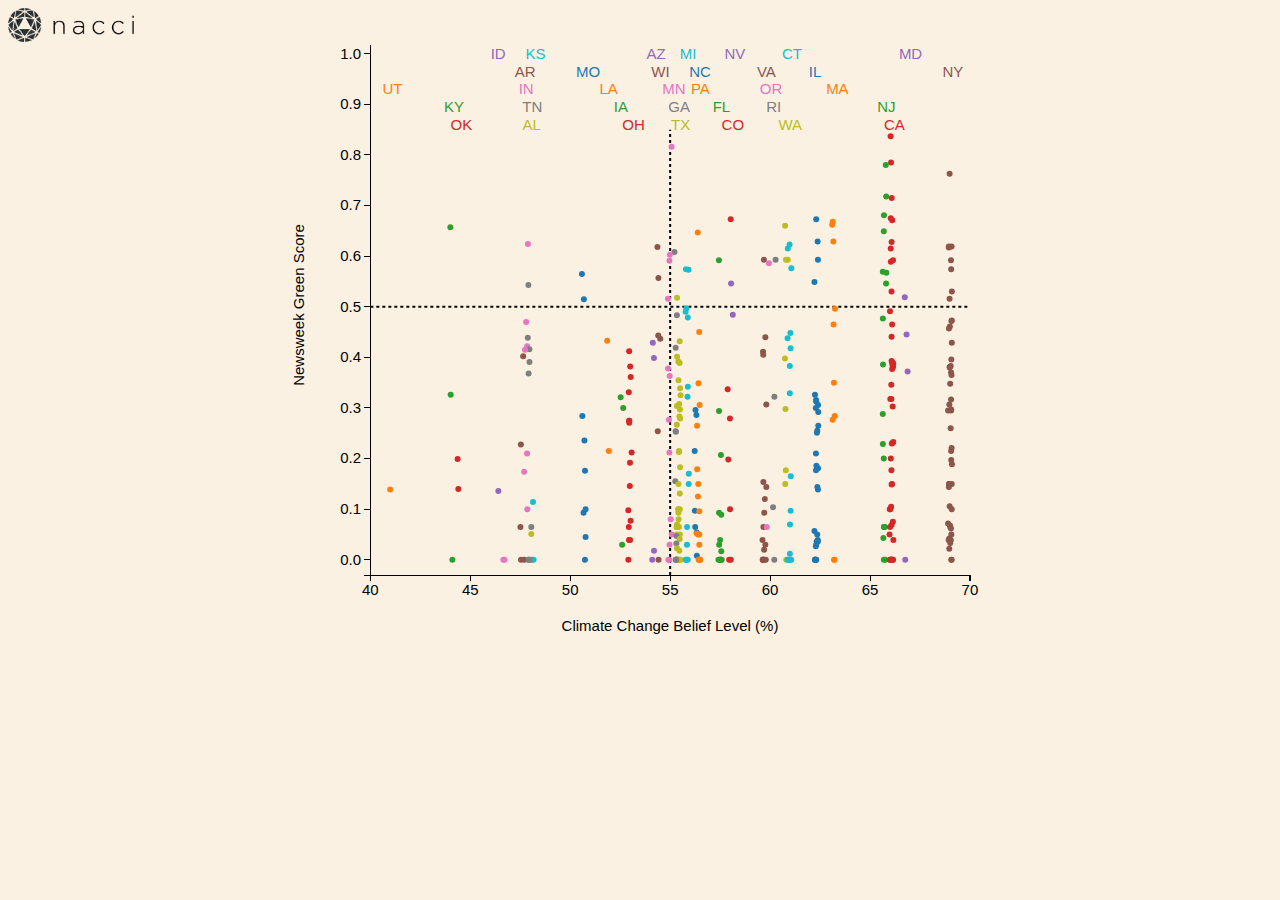
<file: pitch_green_potential.html>
<!DOCTYPE html>
<html lang="en">
    <head>
        <meta charset="utf-8">
        <title>d3 Scatter Plot</title>
        <!--<script src="http://d3js.org/d3.v3.min.js" charset="utf-8"></script>-->


        <!-- Styles for our vis  -->
        <style>
        body {
            font: 15px sans-serif;
        }

        .axis path,
        .axis line {
            fill: none;
            stroke: #000;
            shape-rendering: crispEdges;

        }
	.line{
stroke:dimgrey;
stroke-width:5px;
}
	
	.text {
            font-family: sans-serif;
            font-size: 11px;
       }

        .dot {
            stroke: none;
        }
        .tooltip {
            position: absolute;
            font-size: 12px;
            width:  auto;
            height: auto;
            pointer-events: none;
            background-color: white;
        }
         </style>
    </head>


    <body style="background-color:rgba(250, 235, 215, .7);">
      <image src="./logo.png" style="width:10%;"></image>
	<center>
        <div id="vis-container"></div>
        <!-- Optionally reference your vis JS file here, or define in a script tag -->
        <!-- <script type="text/javascript" src="js/my-vis.js"></script> -->
	<script src="lib/d3.v3.min.js" charset="utf-8"></script>
        <script type="text/javascript">

            d3.csv('./pitch_data.csv', function loadCallback(error, data) {
                data.forEach(function(d) { // convert strings to numbers
                    d.newsweek_score = +d.newsweek_score;
                    d.green = +d.green;
	    d.fit = +d.fit;
                });
                makeVis(data);
            });

          var makeVis = function(data) {
              // Common pattern for defining vis size and margins
              var margin = { top: -10, right: 20, bottom: 70, left: 80 },
                  width  = 700 - margin.left - margin.right,
                  height = 600 - margin.top - margin.bottom;

              // Add the visualization svg canvas to the vis-container <div>
              var canvas = d3.select("#vis-container").append("svg")
                  .attr("width",  width  + margin.left + margin.right)
                  .attr("height", height + margin.top  + margin.bottom)
                .append("g")
                  .attr("transform", "translate(" + margin.left + "," + margin.top + ")");

              // Define our scales
              var colorScale = d3.scale.category10();

              var xScale = d3.scale.linear()
                  .domain([ d3.min(data, function(d) { return d.green; }) - 1,
                            d3.max(data, function(d) { return d.green; }) + 1 ])
                  .range([0, width]);

              var yScale = d3.scale.linear()
                  .domain([ d3.min(data, function(d) { return d.newsweek_score; }) - 0.03,
                            d3.max(data, function(d) { return d.newsweek_score; }) + 0.2 ])
                  .range([height, 0]); // flip order because y-axis origin is upper LEFT

              // Define our axes
              var xAxis = d3.svg.axis()
                  .scale(xScale)
                  .orient('bottom');

              var yAxis = d3.svg.axis()
                  .scale(yScale)
                  .orient('left');

              // Add x-axis to the canvas
              canvas.append("g")
                  .attr("class", "x axis")
                  .attr("transform", "translate(0," + height + ")") // move axis to the bottom of the canvas
                  .call(xAxis)
                .append("text")
                  .attr("class", "label")
                  .attr("x", width/2) // x-offset from the xAxis, move label all the way to the right
                  .attr("y", 56)    // y-offset from the xAxis, moves text UPWARD!
                  .style("text-anchor", "middle") // right-justify text
                  .text("Climate Change Belief Level (%)");

              // Add y-axis to the canvas
              canvas.append("g")
                  .attr("class", "y axis") // .orient('left') took care of axis positioning for us
                  .call(yAxis)
                .append("text")
                  .attr("class", "label")
                  .attr("transform", "rotate(-90)") // although axis is rotated, text is not
                  .attr("y", -66) // y-offset from yAxis, moves text to the RIGHT because it's rotated, and positive y is DOWN
                  .attr("x", -height/2) // 
                  .style("text-anchor", "middle")
                  .text("Newsweek Green Score");

              // Add the tooltip container to the vis container
              // it's invisible and its position/contents are defined during mouseover
              var tooltip = d3.select("#vis-container").append("div")
                  .attr("class", "tooltip")
                  .style("opacity", 0);

              // tooltip mouseover event handler
              var tipMouseover = function(d) {
                  var color = colorScale(d.state);
                  var html  = d["Company Name"] + "<br/>" +
              "<span style='color:" + color + ";'>" + d.state //+ "</span><br/>" +
              //"<b>" + d.green + "</b> green, <b/>" + d.newsweek_score + "</b> newsweek_score";

                  tooltip.html(html)
                      .style("left", (d3.event.pageX + 15) + "px")
                      .style("top", (d3.event.pageY - 14) + "px")
                    .transition()
                      .duration(200) // ms
                      .style("opacity", .9) // started as 0!

              };
              // tooltip mouseout event handler
              var tipMouseout = function(d) {
                  tooltip.transition()
                      .duration(300) // ms
                      .style("opacity", 0); // don't care about position!
              };

// State maxes
state_max = [];
for(var i = 0; i < data.length ; i++){
		   if (( state_max[data[i]["state"]] === undefined)){
		   state_max[data[i]["state"]] = {"x": 0, "y": 0};
		   }
		   if( data[i]["newsweek_score"] > state_max[data[i]["state"]].y){
  state_max[data[i]["state"]].x = data[i]["green"];
  state_max[data[i]["state"]].y = data[i]["newsweek_score"];
  state_max[data[i]["state"]]["state"] = data[i]["state"];
};
};
//console.log(state_max, state_max.length);
label_pos = [];
state_keys = Object.keys(state_max);
for (var i=0; i < state_keys.length; i++){
		  console.log(state_max[state_keys[i]]);
		  label_pos.push(state_max[state_keys[i]]);
};
label_pos.sort(function(x, y){
		  console.log(x, y);
   return d3.ascending(x.x, y.x);
})
console.log(label_pos);
canvas.selectAll(".text")
  .data(label_pos)
 .enter().append("text")
  .attr("x", function(d) { return xScale(d.x); })
  .attr("y", function(d, i) { return  yScale(0.96 - (i % 5)*0.035);})//i/50 + 0.1);})//0.5*(1 - d.y) + d.y); })
  .attr("dx", "-0.5em")
  .attr("dy", "-1em")
  .text(function(d) { return d.state;})
		  .style("fill", function(d) { return colorScale(d.state);});


canvas.append('line')
    .style("stroke", "black")
    .style("stroke-width", 2)
		  .style("stroke-dasharray", ("3, 3"))
    .attr("x1", xScale(40))
    .attr("y1", yScale(0.5))
    .attr("x2", xScale(70))
    .attr("y2", yScale(0.5)); 



canvas.append('line')
    .style("stroke", "black")
    .style("stroke-width", 2)
		  .style("stroke-dasharray", ("3, 3"))
    .attr("x1", xScale(55))
    .attr("y1", yScale(-0.03))
    .attr("x2", xScale(55))
    .attr("y2", yScale(0.85)); 

              // Add data points!


canvas.selectAll(".dot")
.data(data)
.enter().append("circle")
.attr("class", "dot")
.attr("r", 3) // radius size, could map to another data dimension
.attr("cx", function(d) { return xScale( d.green + (Math.random()-0.5)*0.2 ); })     // x position
.attr("cy", function(d) { return yScale( d.newsweek_score ); })  // y position
.style("fill", function(d) { return colorScale(d.state); })
.on("mouseover", tipMouseover)
.on("mouseout", tipMouseout);




//var line = d3.svg.line()
//    .x(function(d) { return xScale(d.green); })
//    .y(function(d) { console.log(d.fit);return yScale(d.fit); });

//  canvas.append("path")
//      .datum(data)
//      .attr("class", "line")
//      .attr("d", line);



          };
        </script>
</center>
    </body>
</html>
</file>
